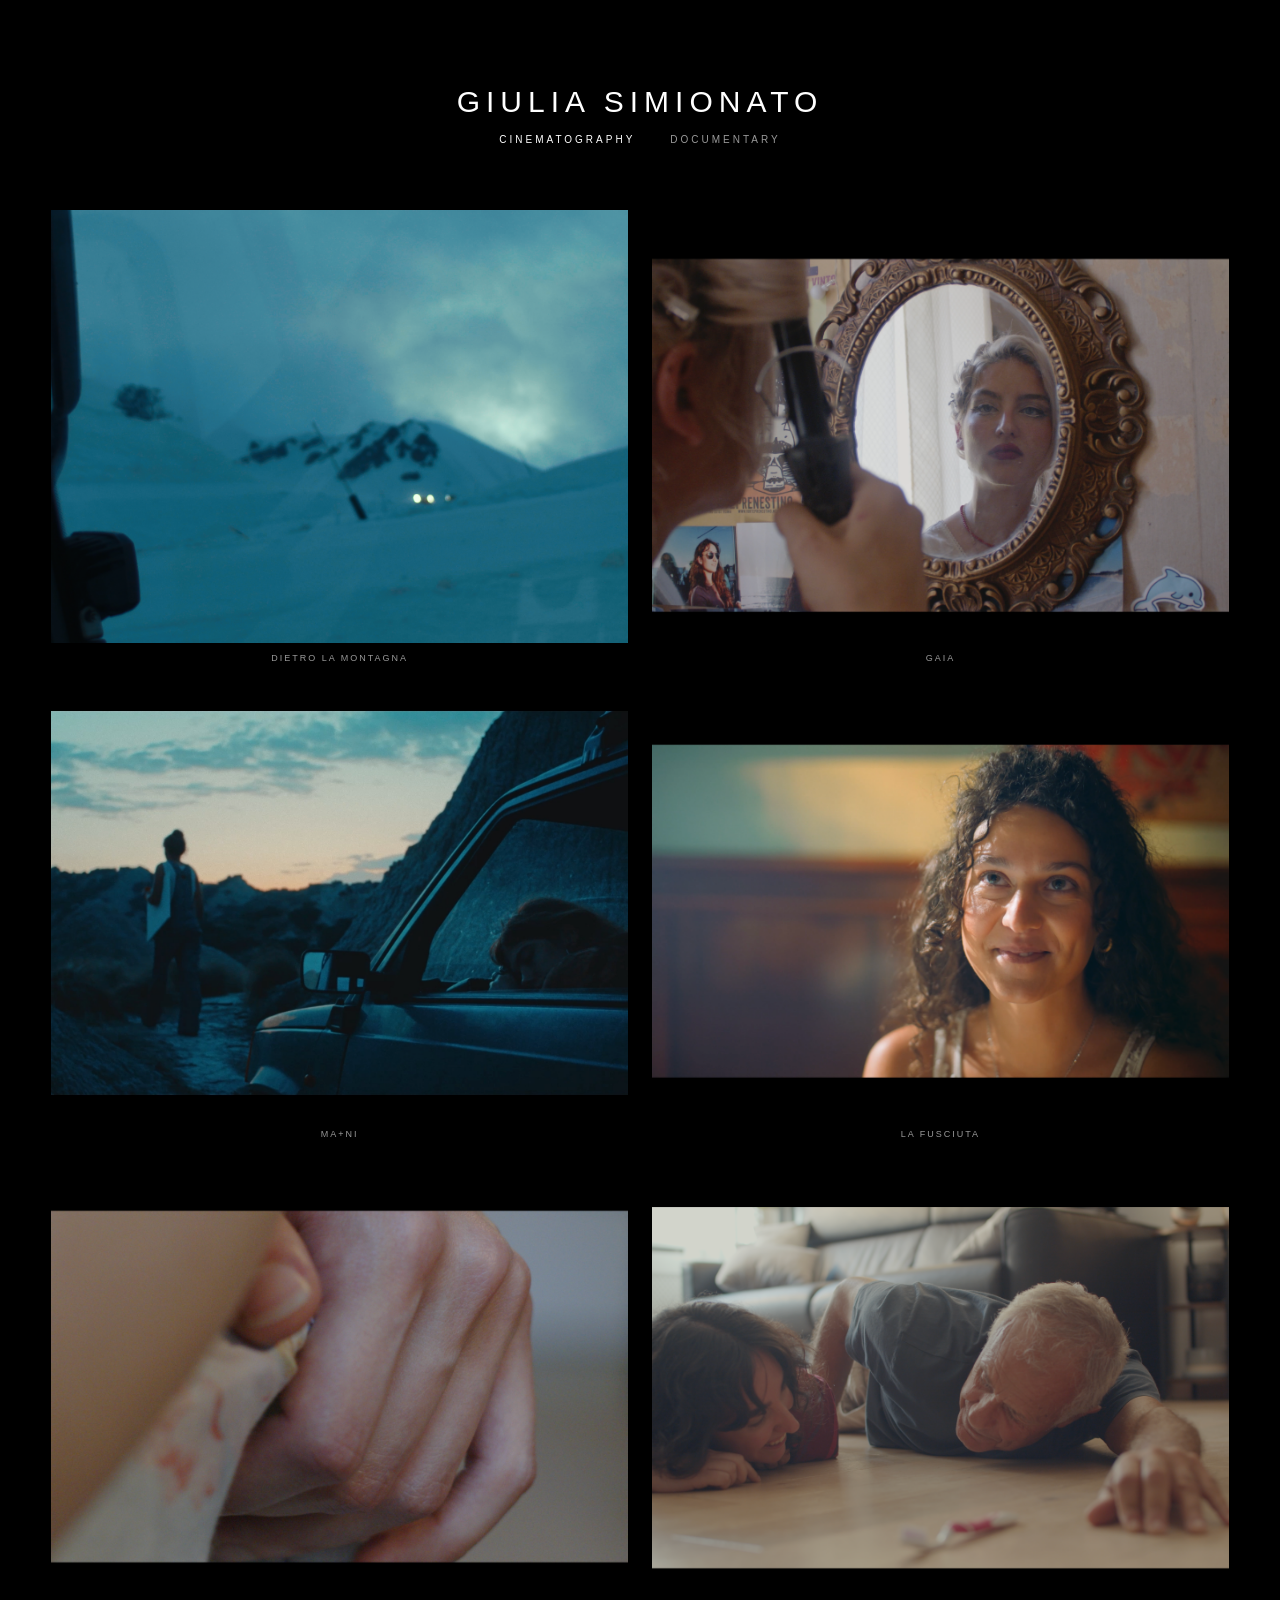
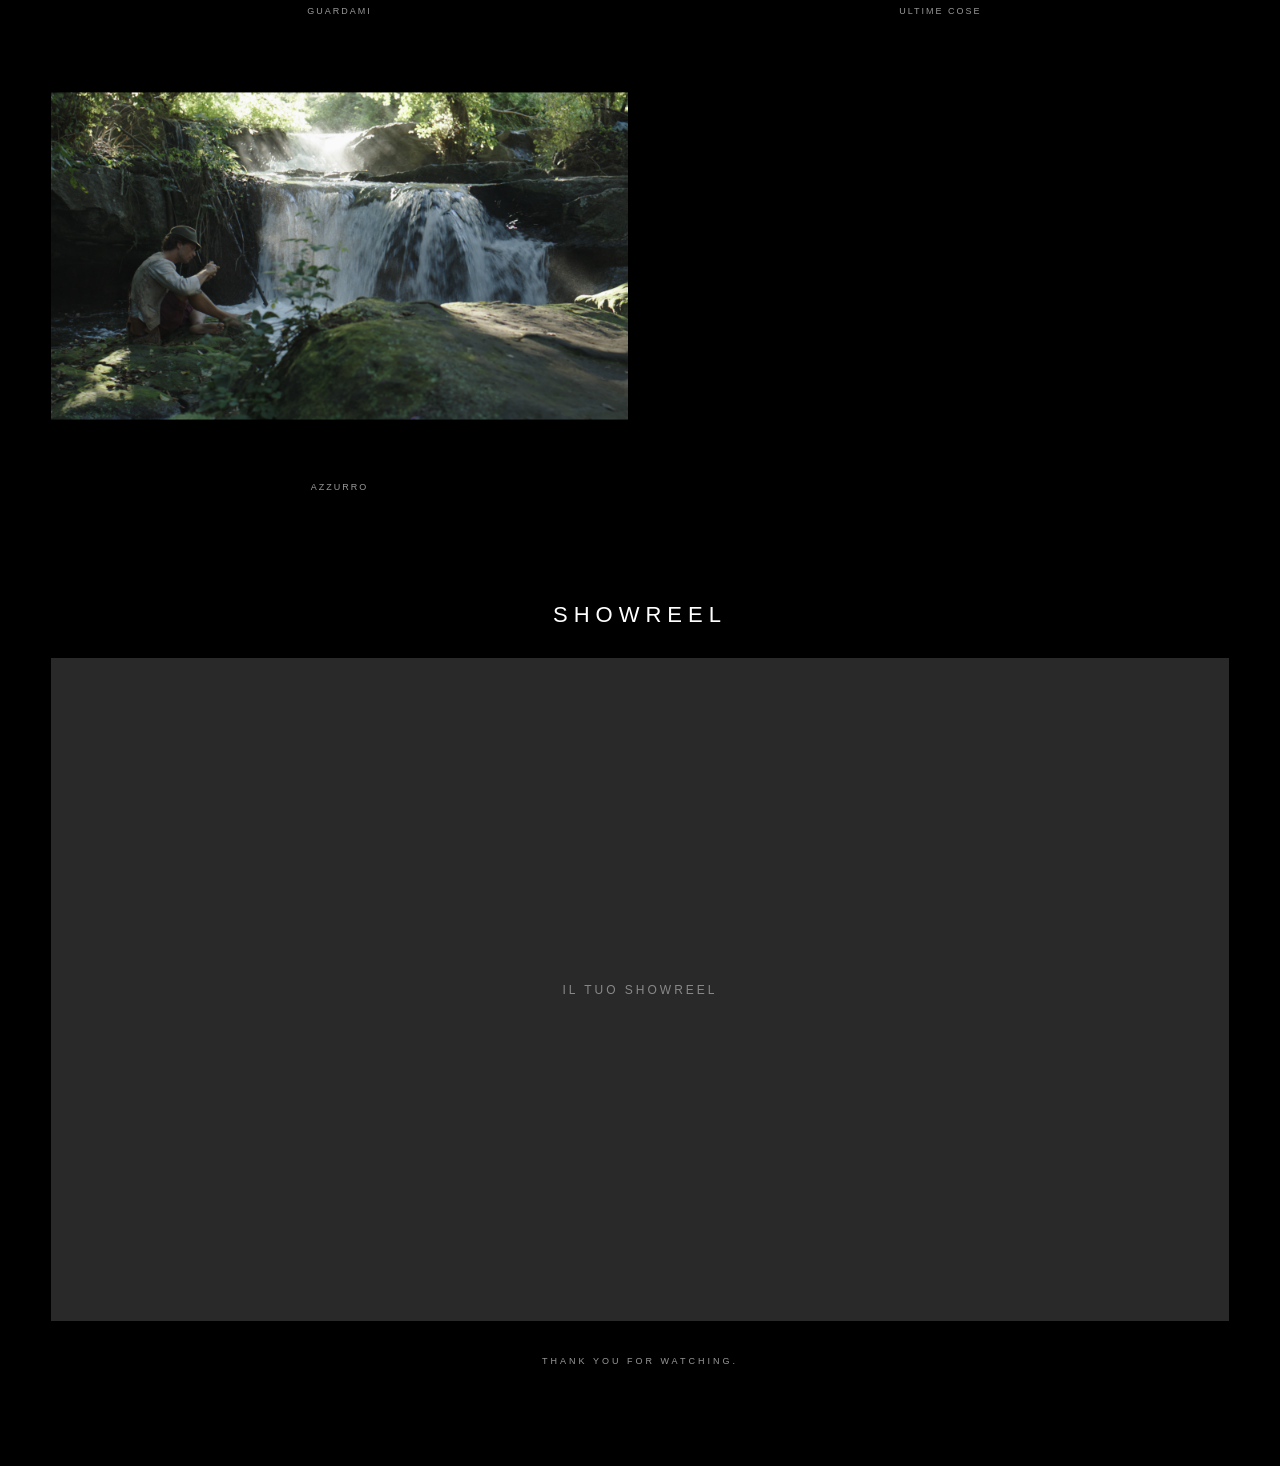
<file: index.html>
<!DOCTYPE html>
<html lang="it">

<head>
    <meta charset="UTF-8">
    <meta name="viewport" content="width=device-width, initial-scale=1.0">
    <title>Giulia Simionato | Cinematography</title>
    <link rel="stylesheet" href="style.css">
</head>

<body>

    <header>
        <h1>GIULIA SIMIONATO</h1>

        <nav class="menu">
            <span class="active">CINEMATOGRAPHY</span>
            <a href="documentary.html">DOCUMENTARY</a>
        </nav>
    </header>

    <main>

        <section class="portfolio">

            <!-- DIETRO LA MONTAGNA -->
            <div class="project-card">
                <a href="dietro-la-montagna.html" class="project">
                    <img src="images/film1.jpg" alt="Dietro la montagna">
                </a>
                <h3>DIETRO LA MONTAGNA</h3>
            </div>

            <!-- GAIA -->
            <div class="project-card">
                <a href="gaia.html" class="project">
                    <img src="images/film2.jpg" alt="Gaia">
                </a>
                <h3>GAIA</h3>
            </div>

            <!-- MA+NI -->
            <div class="project-card">
                <a href="ma-ni.html" class="project">
                    <img src="images/film3.jpg" alt="Ma+ni">
                </a>
                <h3>MA+NI</h3>
            </div>

            <!-- LA FUSCIUTA -->
            <div class="project-card">
                <a href="la-fusciuta.html" class="project">
                    <img src="images/film4.jpg" alt="La Fusciuta">
                </a>
                <h3>LA FUSCIUTA</h3>
            </div>

            <!-- GUARDAMI -->
            <div class="project-card">
                <a href="guardami.html" class="project">
                    <img src="images/film5.jpg" alt="Guardami">
                </a>
                <h3>GUARDAMI</h3>
            </div>

            <!-- ULTIME COSE -->
            <div class="project-card">
                <a href="ultime-cose.html" class="project">
                    <img src="images/film6.jpg" alt="Ultime cose">
                </a>
                <h3>ULTIME COSE</h3>
            </div>

            <!-- AZZURRO -->
            <div class="project-card">
                <a href="azzurro.html" class="project">
                    <img src="images/film7.jpg" alt="Azzurro">
                </a>
                <h3>AZZURRO</h3>
            </div>

        </section>

        <section class="showreel">
            <h2>SHOWREEL</h2>

            <div class="video-placeholder">
                IL TUO SHOWREEL
            </div>

            <p class="thanks">THANK YOU FOR WATCHING.</p>
        </section>

    </main>

    <script src="script.js"></script>

</body>
</html>
</file>
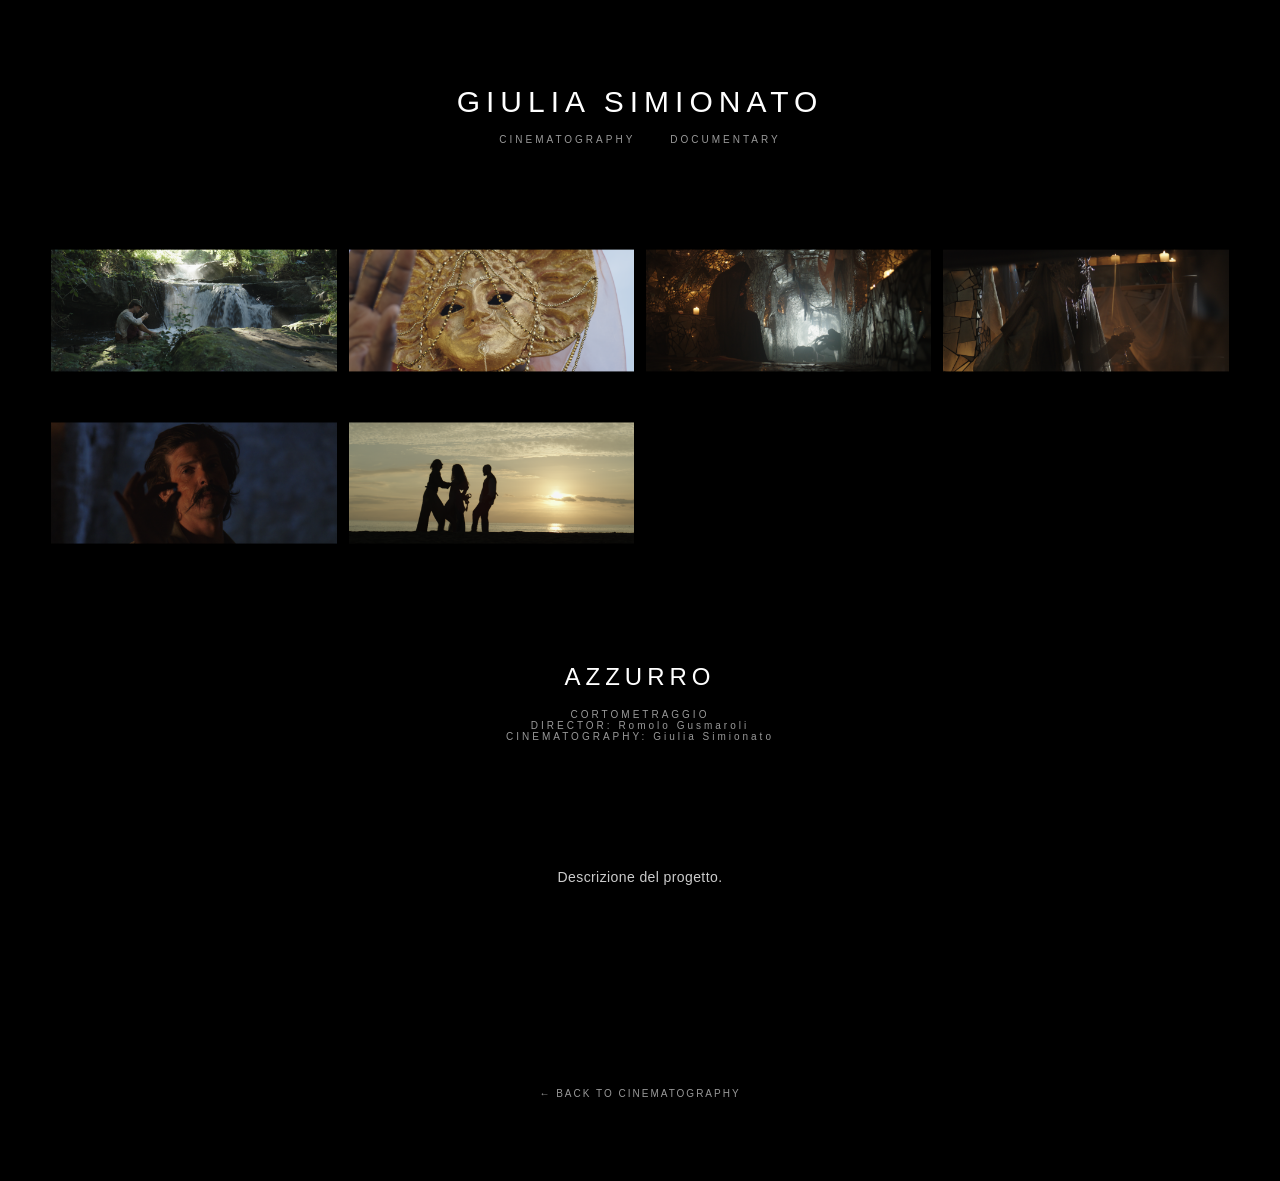
<file: azzurro.html>
<!DOCTYPE html>
<html lang="it">

<head>
    <meta charset="UTF-8">
    <meta name="viewport" content="width=device-width, initial-scale=1.0">
    <title>AZZURRO | Giulia Simionato</title>
    <link rel="stylesheet" href="style.css">
</head>

<body class="project-detail">

    <header>
        <h1>GIULIA SIMIONATO</h1>

        <nav class="menu">
            <a href="index.html">CINEMATOGRAPHY</a>
            <a href="documentary.html">DOCUMENTARY</a>
        </nav>
    </header>

    <main>

        <section class="film-gallery">
            <img src="images/film7.jpg" alt="Azzurro - still 1">
            <img src="images/film7-2.jpg" alt="Azzurro - still 2">
            <img src="images/film7-3.jpg" alt="Azzurro - still 3">
            <img src="images/film7-4.jpg" alt="Azzurro - still 4">
            <img src="images/film7-5.jpg" alt="Azzurro - still 5">
            <img src="images/film7-6.jpg" alt="Azzurro - still 6">
        </section>

        <section class="project-intro">
            <h2>AZZURRO</h2>
            <p>CORTOMETRAGGIO</p>
             <p>DIRECTOR: Romolo Gusmaroli</p>
            <p>CINEMATOGRAPHY: Giulia Simionato</p>
        </section>

        <section class="project-description">
            <p>
                Descrizione del progetto.
            </p>
        </section>

        <footer class="project-footer">
            <a href="index.html">← BACK TO CINEMATOGRAPHY</a>
        </footer>

    </main>

</body>
</html>
</file>
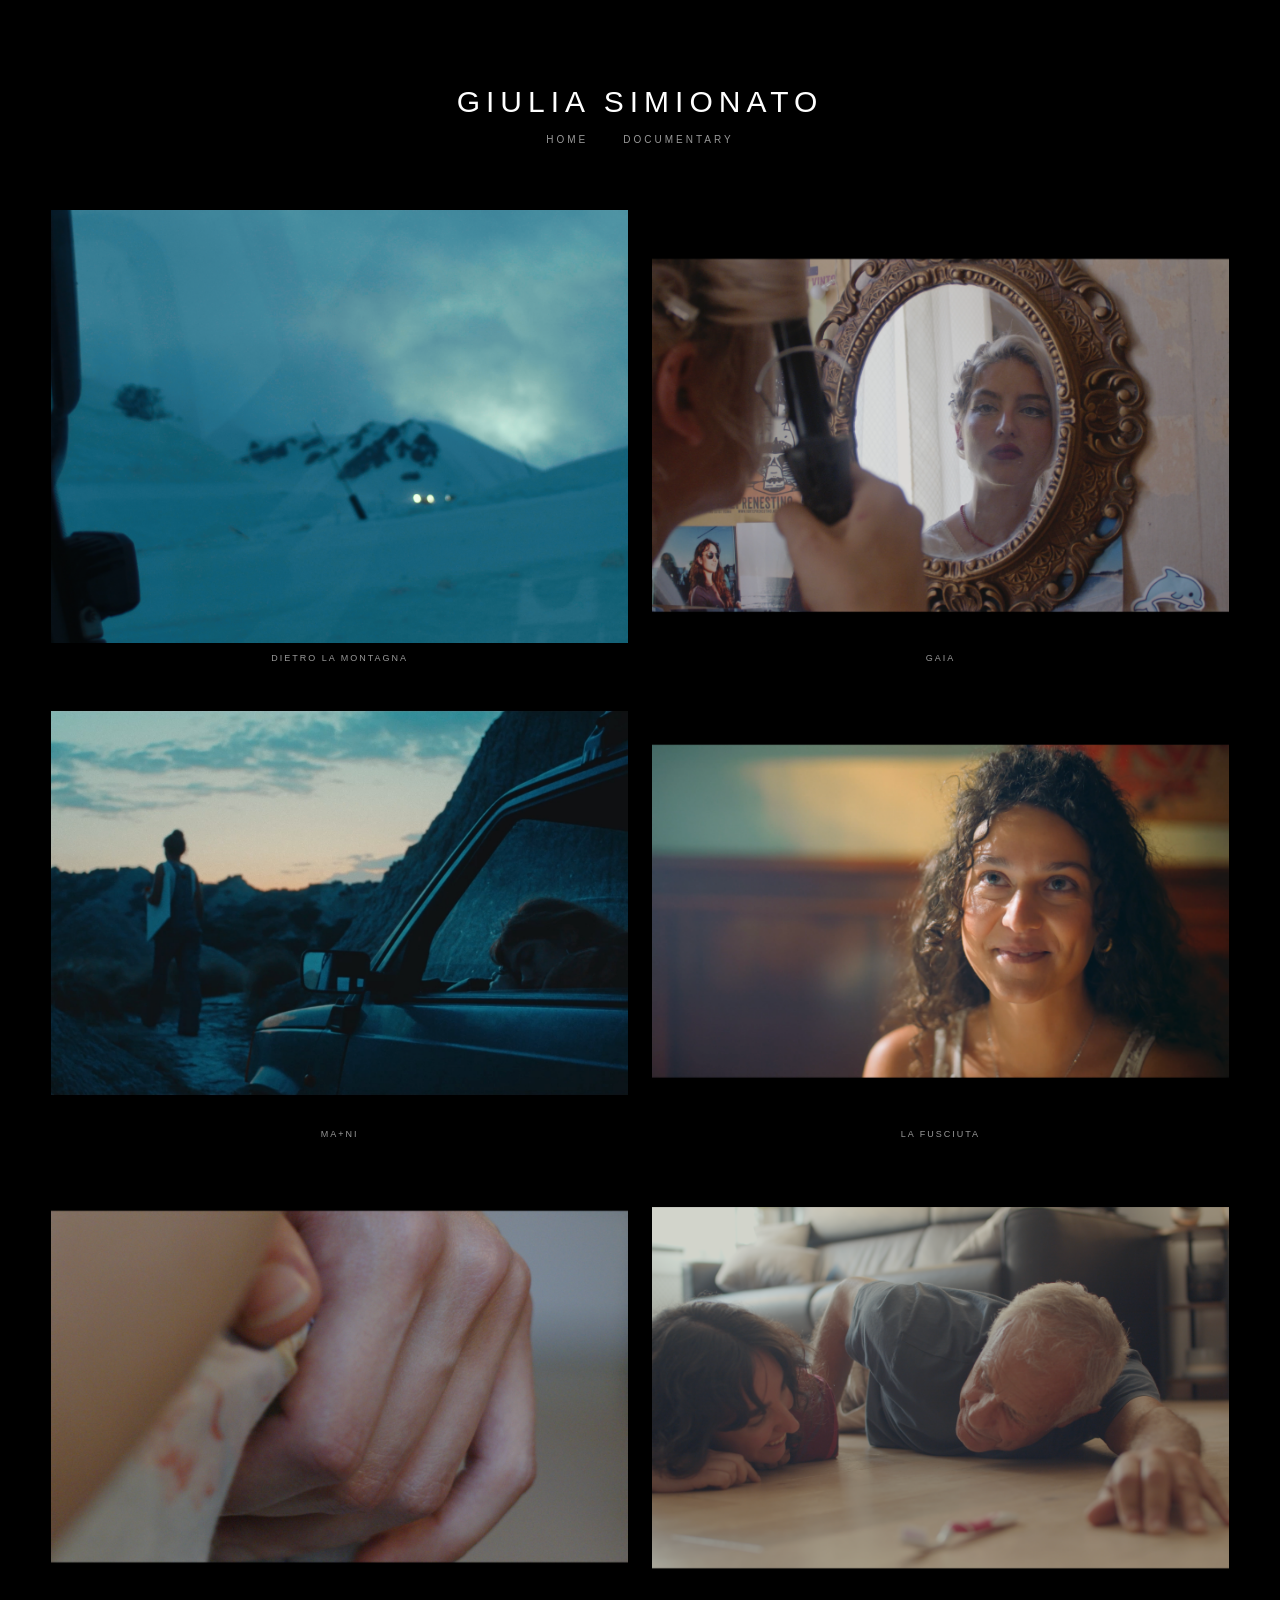
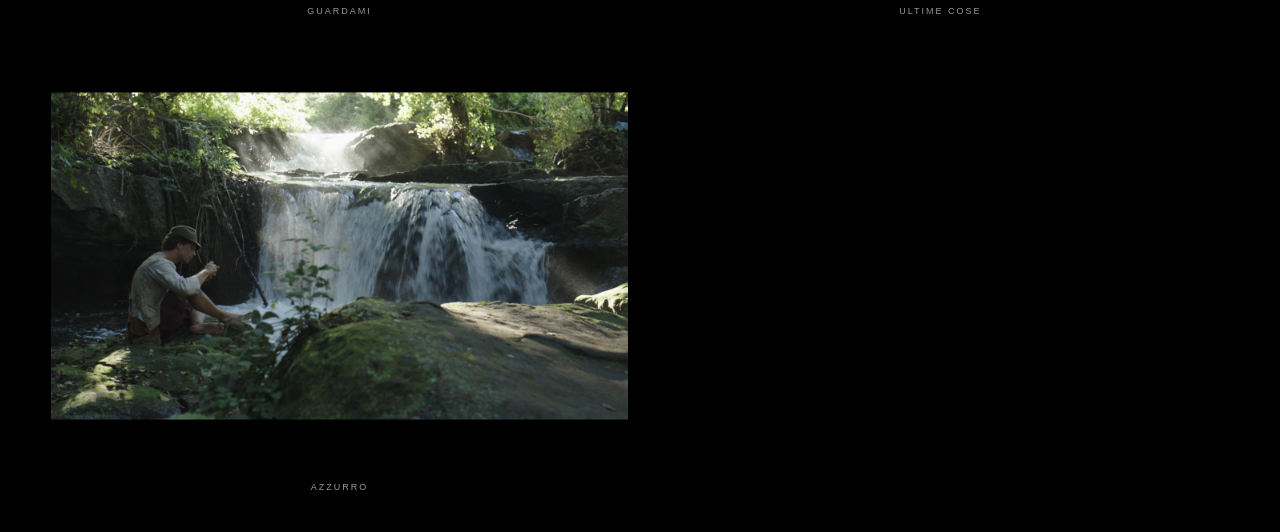
<file: cinematography.html>
<!DOCTYPE html>
<html lang="it">

<head>
    <meta charset="UTF-8">
    <meta name="viewport" content="width=device-width, initial-scale=1.0">
    <title>Cinematography | Giulia Simionato</title>
    <link rel="stylesheet" href="style.css">
</head>

<body>

    <header>
        <h1>GIULIA SIMIONATO</h1>

        <nav class="menu">
            <a href="index.html">HOME</a>
            <a href="documentary.html">DOCUMENTARY</a>
        </nav>
    </header>

    <main>

        <section class="portfolio">

            <div class="project-card">
                <a href="#" class="project">
                    <img src="images/film1.jpg" alt="Dietro la montagna">
                </a>
                <h3>DIETRO LA MONTAGNA</h3>
            </div>

            <div class="project-card">
                <a href="#" class="project">
                    <img src="images/film2.jpg" alt="Gaia">
                </a>
                <h3>GAIA</h3>
            </div>

            <div class="project-card">
                <a href="#" class="project">
                    <img src="images/film3.jpg" alt="Ma+ni">
                </a>
                <h3>MA+NI</h3>
            </div>

            <div class="project-card">
                <a href="#" class="project">
                    <img src="images/film4.jpg" alt="La fusciuta">
                </a>
                <h3>LA FUSCIUTA</h3>
            </div>

            <div class="project-card">
                <a href="#" class="project">
                    <img src="images/film5.jpg" alt="Guardami">
                </a>
                <h3>GUARDAMI</h3>
            </div>

            <div class="project-card">
                <a href="#" class="project">
                    <img src="images/film6.jpg" alt="Ultime cose">
                </a>
                <h3>ULTIME COSE</h3>
            </div>

            <div class="project-card">
                <a href="#" class="project">
                    <img src="images/film7.jpg" alt="Azzurro">
                </a>
                <h3>AZZURRO</h3>
            </div>

        </section>

    </main>

    <script src="script.js"></script>

</body>
</html>
</file>
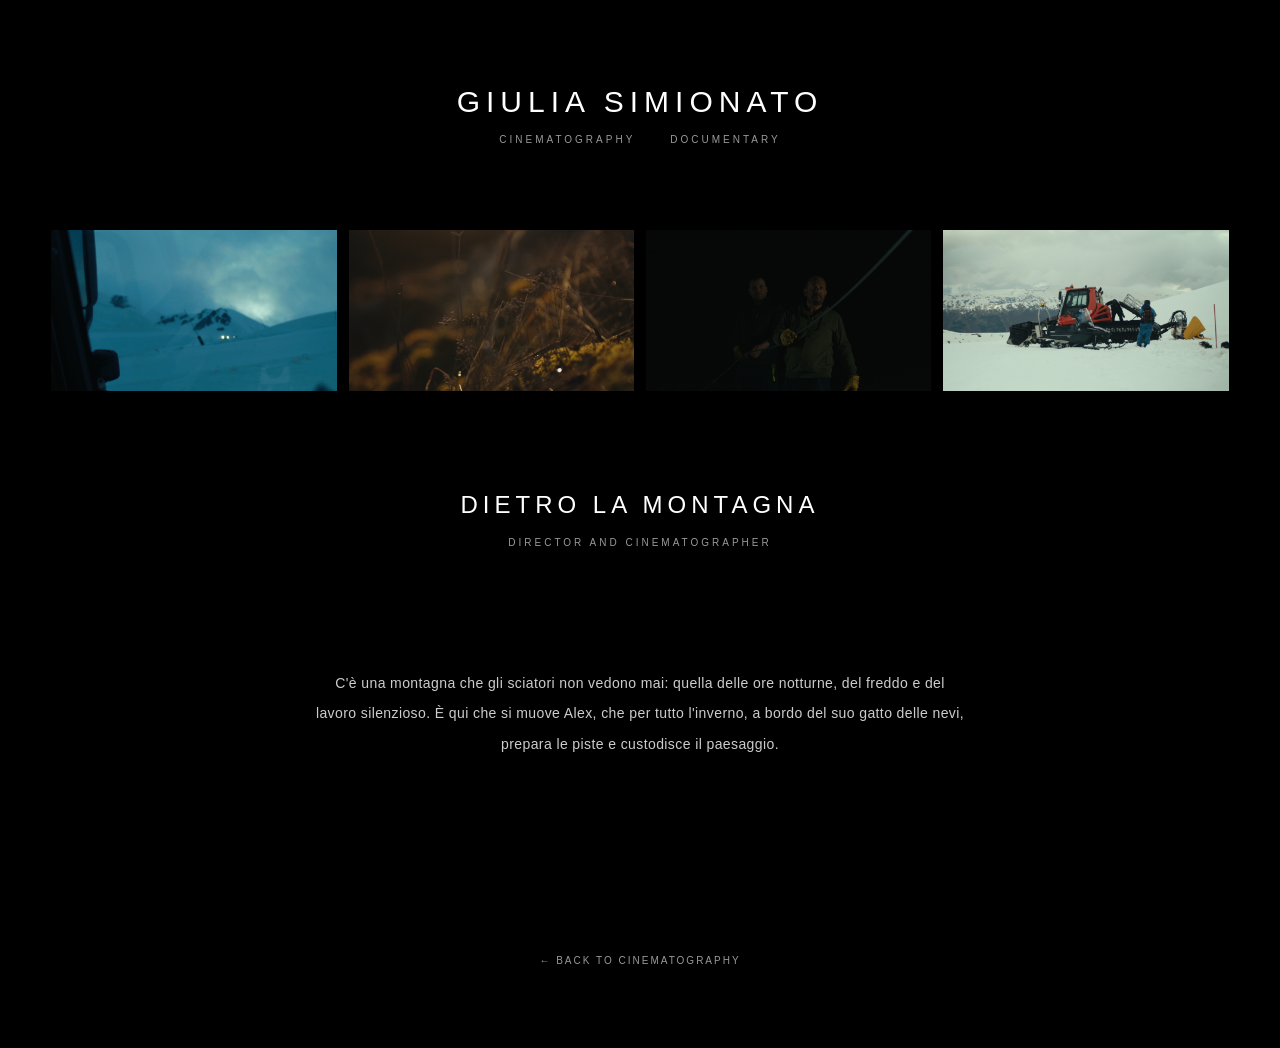
<file: dietro-la-montagna.html>
<!DOCTYPE html>
<html lang="it">

<head>
    <meta charset="UTF-8">
    <meta name="viewport" content="width=device-width, initial-scale=1.0">
    <title>Dietro la montagna | Giulia Simionato</title>
    <link rel="stylesheet" href="style.css">
</head>

<body class="project-detail">

    <header>
        <h1>GIULIA SIMIONATO</h1>

        <nav class="menu">
            <a href="index.html">CINEMATOGRAPHY</a>
            <a href="documentary.html">DOCUMENTARY</a>
        </nav>
    </header>

    <main>

        <!-- FOTOGRAFIE -->

        <section class="film-gallery">

            <img src="images/film1.jpg" alt="Dietro la montagna - still 1">

            <img src="images/film1-2.jpg" alt="Dietro la montagna - still 2">

            <img src="images/film1-3.jpg" alt="Dietro la montagna - still 3">

            <img src="images/film1-4.jpg" alt="Dietro la montagna - still 4">

        </section>

        <!-- TITOLO E RUOLO -->

        <section class="project-intro">

            <h2>DIETRO LA MONTAGNA</h2>

            <p>DIRECTOR AND CINEMATOGRAPHER</p>

        </section>

        <!-- DESCRIZIONE -->

        <section class="project-description">

            <p>
                C'è una montagna che gli sciatori non vedono mai:
                quella delle ore notturne, del freddo e del lavoro silenzioso.
                È qui che si muove Alex, che per tutto l'inverno, a bordo
                del suo gatto delle nevi, prepara le piste e custodisce
                il paesaggio.
            </p>

        </section>

        <footer class="project-footer">
            <a href="index.html">← BACK TO CINEMATOGRAPHY</a>
        </footer>

    </main>

</body>
</html>
</file>
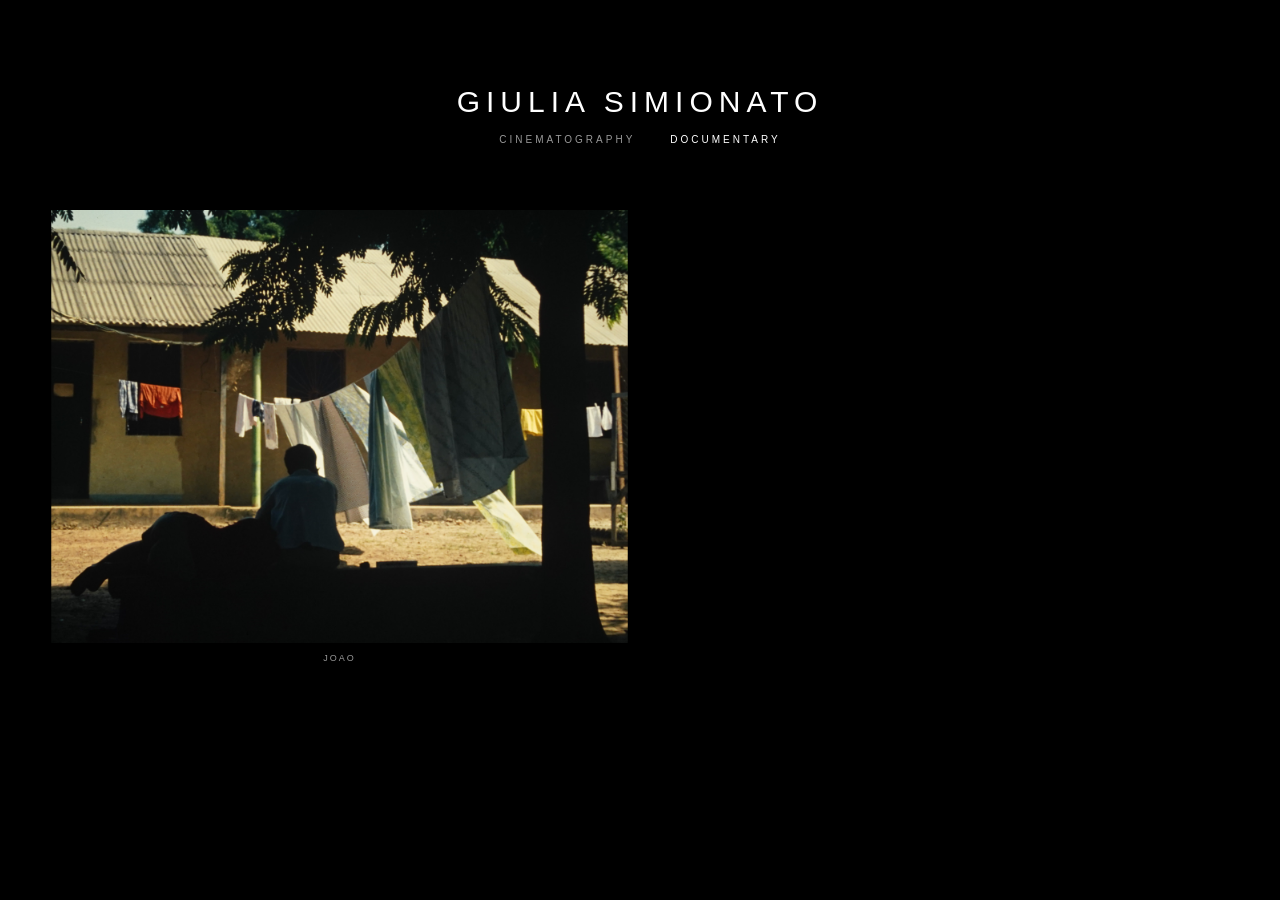
<file: documentary.html>
<!DOCTYPE html>
<html lang="it">

<head>
    <meta charset="UTF-8">
    <meta name="viewport" content="width=device-width, initial-scale=1.0">
    <title>Giulia Simionato | Documentary</title>
    <link rel="stylesheet" href="style.css">
</head>

<body>

    <header>
        <h1>GIULIA SIMIONATO</h1>

        <nav class="menu">
            <a href="index.html">CINEMATOGRAPHY</a>
            <span class="active">DOCUMENTARY</span>
        </nav>
    </header>

    <main>

        <section class="portfolio">

            <div class="project-card">

                <a href="#" class="project">
                    <img src="images/doc1.jpg" alt="Documentary">
                </a>

                <h3>JOAO</h3>

            </div>

        </section>

    </main>

    <script src="documentary.js"></script>

</body>
</html>
</file>
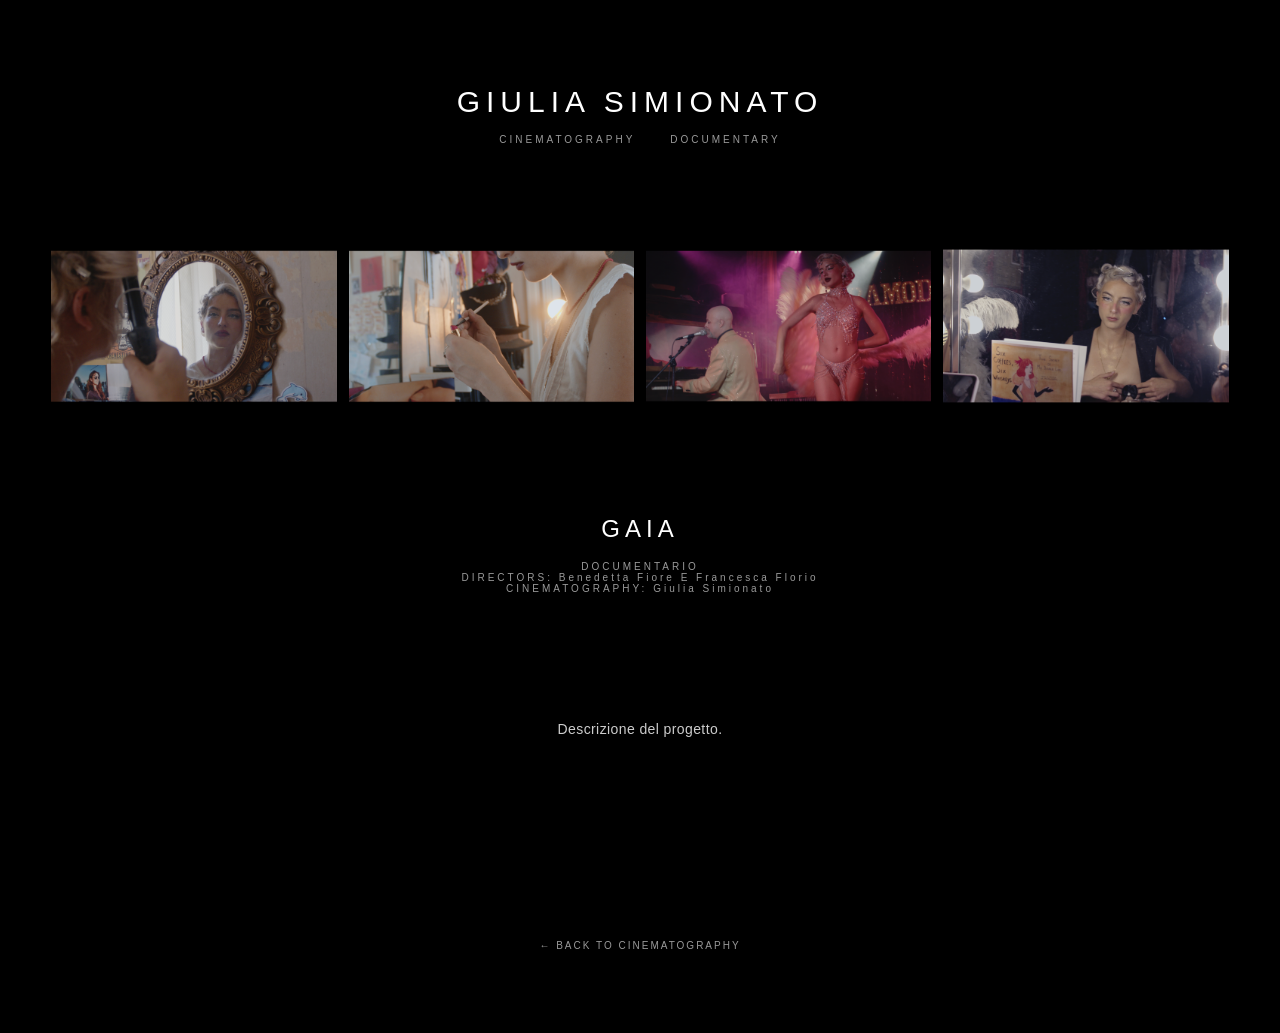
<file: gaia.html>
<!DOCTYPE html>
<html lang="it">

<head>
    <meta charset="UTF-8">
    <meta name="viewport" content="width=device-width, initial-scale=1.0">
    <title>GAIA | Giulia Simionato</title>
    <link rel="stylesheet" href="style.css">
</head>

<body class="project-detail">

    <header>
        <h1>GIULIA SIMIONATO</h1>

        <nav class="menu">
            <a href="index.html">CINEMATOGRAPHY</a>
            <a href="documentary.html">DOCUMENTARY</a>
        </nav>
    </header>

    <main>

        <section class="film-gallery">
            <img src="images/film2.jpg" alt="Gaia - still 1">
            <img src="images/film2-2.jpg" alt="Gaia - still 2">
            <img src="images/film2-3.jpg" alt="Gaia - still 3">
            <img src="images/film2-4.jpg" alt="Gaia - still 4">
        </section>

        <section class="project-intro">
            <h2>GAIA</h2>
            <p>DOCUMENTARIO</p>
            <p>DIRECTORS: Benedetta Fiore E Francesca Florio</p>
            <p>CINEMATOGRAPHY: Giulia Simionato</p>
        </section>

        <section class="project-description">
            <p>
                Descrizione del progetto.
            </p>
        </section>

        <footer class="project-footer">
            <a href="index.html">← BACK TO CINEMATOGRAPHY</a>
        </footer>

    </main>

</body>
</html>
</file>
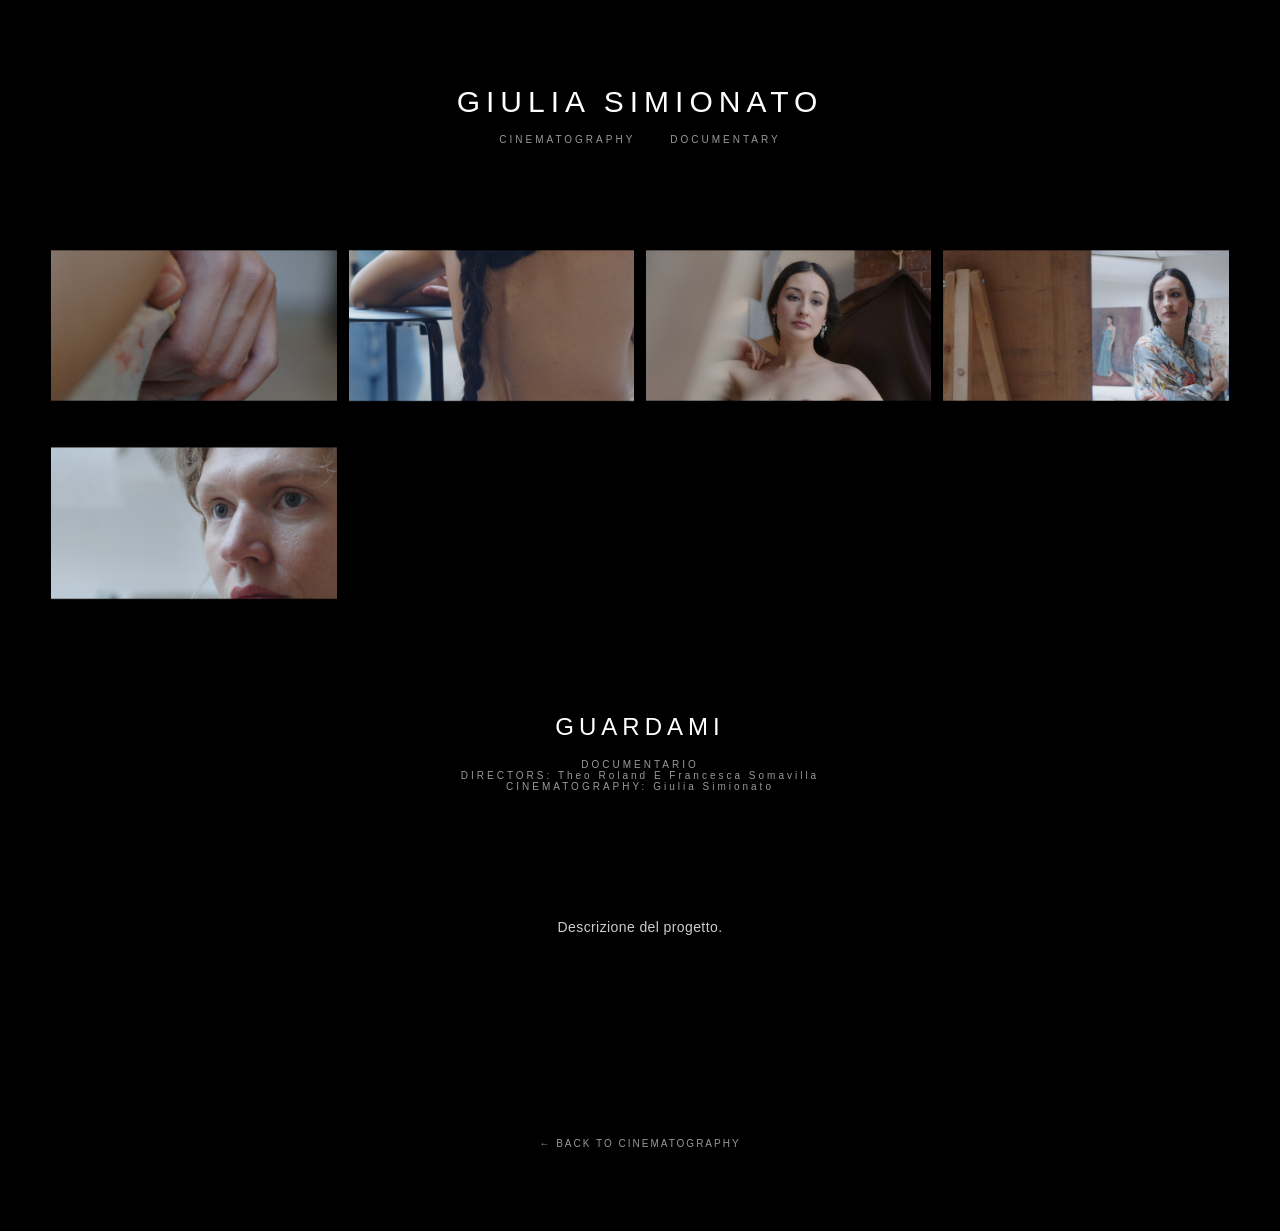
<file: guardami.html>
<!DOCTYPE html>
<html lang="it">

<head>
    <meta charset="UTF-8">
    <meta name="viewport" content="width=device-width, initial-scale=1.0">
    <title>GUARDAMI | Giulia Simionato</title>
    <link rel="stylesheet" href="style.css">
</head>

<body class="project-detail">

    <header>
        <h1>GIULIA SIMIONATO</h1>

        <nav class="menu">
            <a href="index.html">CINEMATOGRAPHY</a>
            <a href="documentary.html">DOCUMENTARY</a>
        </nav>
    </header>

    <main>

        <section class="film-gallery">
            <img src="images/film5.jpg" alt="Guardami - still 1">
            <img src="images/film5-2.jpg" alt="Guardami - still 2">
            <img src="images/film5-3.jpg" alt="Guardami - still 3">
            <img src="images/film5-4.jpg" alt="Guardami - still 4">
            <img src="images/film5-5.jpg" alt="Guardami - still 5">
        </section>

        <section class="project-intro">
            <h2>GUARDAMI</h2>
            <p>DOCUMENTARIO</p>
            <p>DIRECTORS: Theo Roland E Francesca Somavilla</p>
            <p>CINEMATOGRAPHY: Giulia Simionato</p>
        </section>

        <section class="project-description">
            <p>
                Descrizione del progetto.
            </p>
        </section>

        <footer class="project-footer">
            <a href="index.html">← BACK TO CINEMATOGRAPHY</a>
        </footer>

    </main>

</body>
</html>
</file>
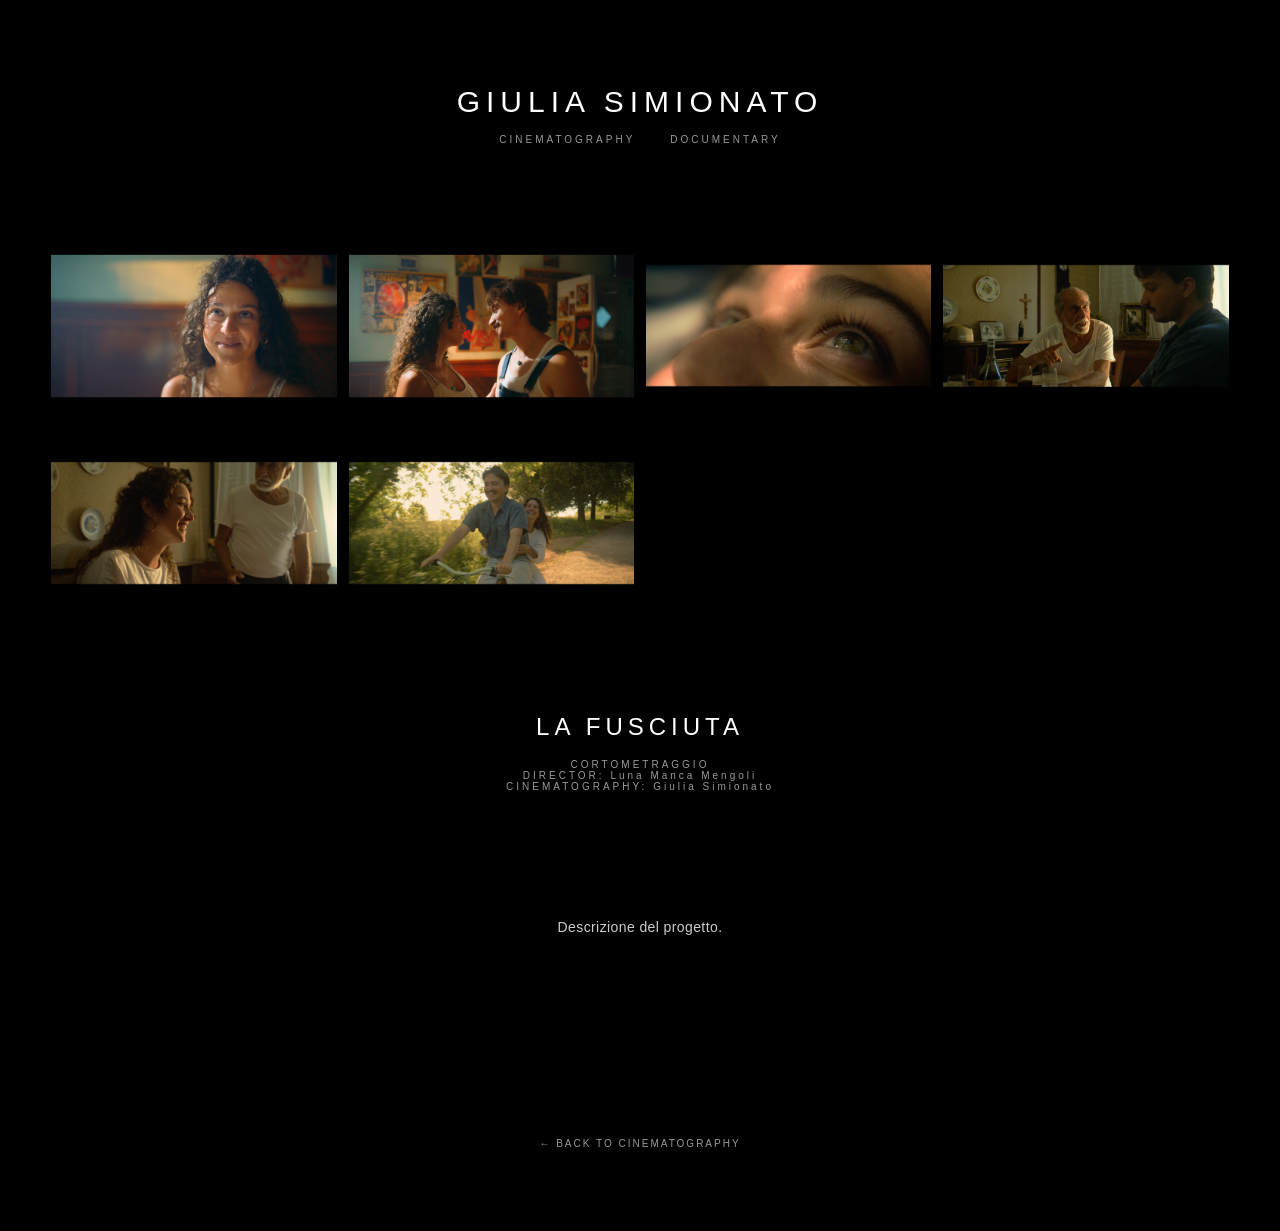
<file: la-fusciuta.html>
<!DOCTYPE html>
<html lang="it">

<head>
    <meta charset="UTF-8">
    <meta name="viewport" content="width=device-width, initial-scale=1.0">
    <title>La Fusciuta | Giulia Simionato</title>
    <link rel="stylesheet" href="style.css">
</head>

<body class="project-detail">

    <header>
        <h1>GIULIA SIMIONATO</h1>

        <nav class="menu">
            <a href="index.html">CINEMATOGRAPHY</a>
            <a href="documentary.html">DOCUMENTARY</a>
        </nav>
    </header>

    <main>

        <!-- GALLERIA -->

        <section class="film-gallery">
            <img src="images/film4.jpg" alt="La Fusciuta - still 1">
            <img src="images/film4-2.jpg" alt="La Fusciuta - still 2">
            <img src="images/film4-3.jpg" alt="La Fusciuta - still 3">
            <img src="images/film4-4.jpg" alt="La Fusciuta - still 4">
            <img src="images/film4-5.jpg" alt="La Fusciuta - still 5">
            <img src="images/film4-6.jpg" alt="La Fusciuta - still 6">
        </section>

        <!-- INFORMAZIONI -->

        <section class="project-intro">
            <h2>LA FUSCIUTA</h2>
            <p>CORTOMETRAGGIO</p>
            <p>DIRECTOR: Luna Manca Mengoli</p>
            <p>CINEMATOGRAPHY: Giulia Simionato</p>
        </section>

        <!-- DESCRIZIONE -->

        <section class="project-description">
            <p>
                Descrizione del progetto.
            </p>
        </section>

        <!-- BACK TO PORTFOLIO -->

        <footer class="project-footer">
            <a href="index.html">← BACK TO CINEMATOGRAPHY</a>
        </footer>

    </main>

</body>
</html>
</file>
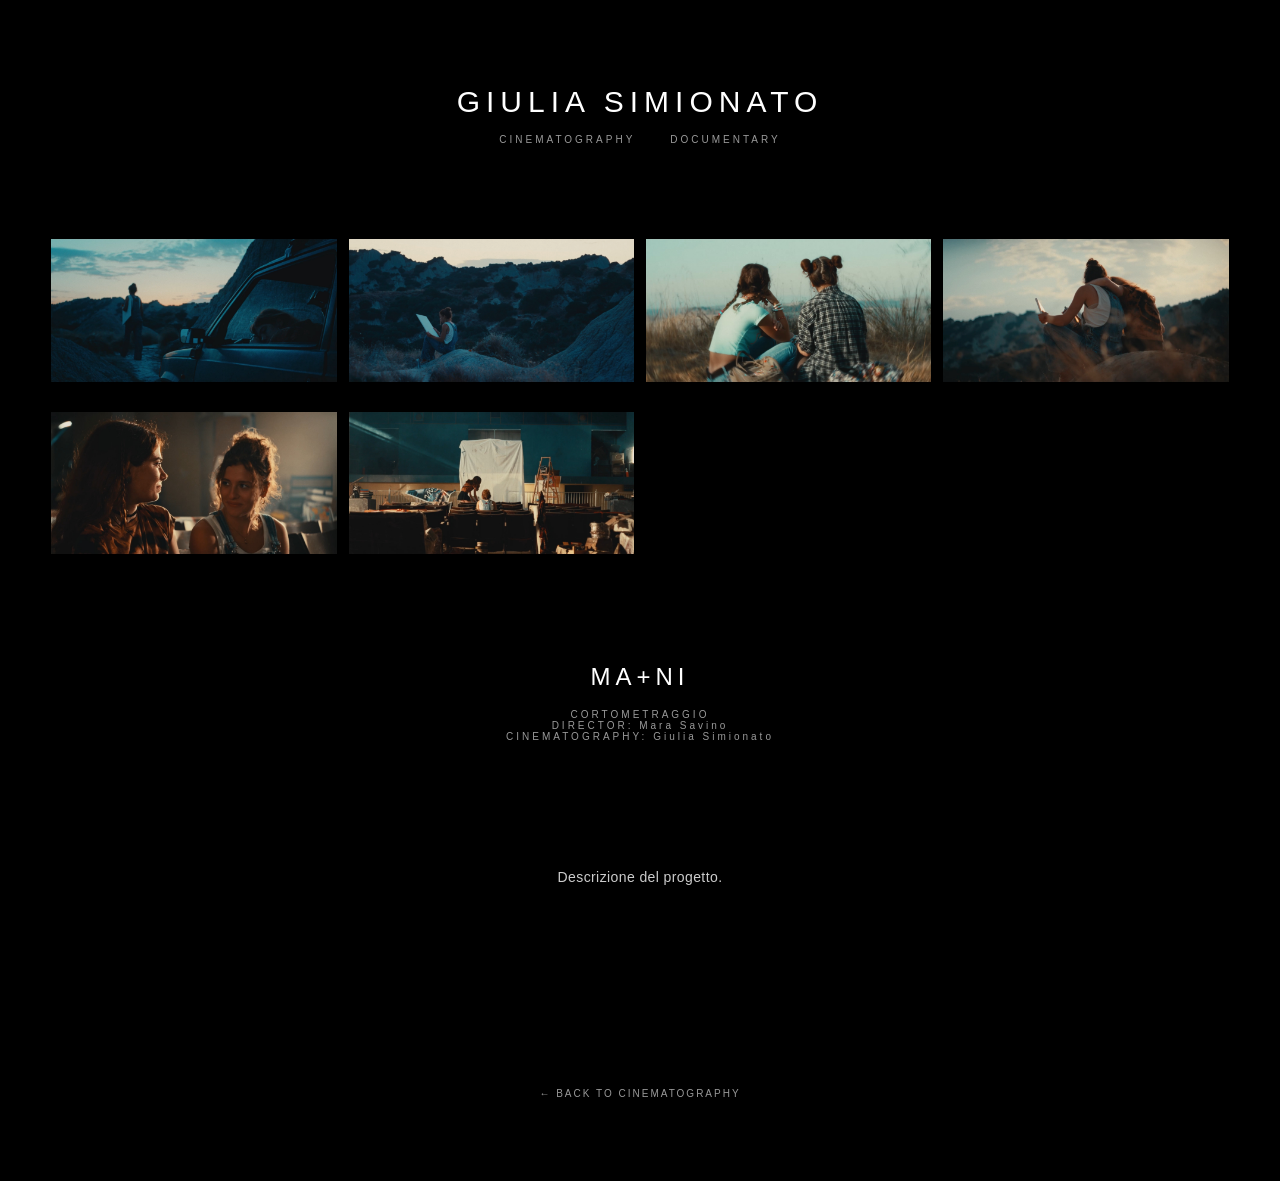
<file: ma-ni.html>
<!DOCTYPE html>
<html lang="it">

<head>
    <meta charset="UTF-8">
    <meta name="viewport" content="width=device-width, initial-scale=1.0">
    <title>MA+NI | Giulia Simionato</title>
    <link rel="stylesheet" href="style.css">
</head>

<body class="project-detail">

    <header>
        <h1>GIULIA SIMIONATO</h1>

        <nav class="menu">
            <a href="index.html">CINEMATOGRAPHY</a>
            <a href="documentary.html">DOCUMENTARY</a>
        </nav>
    </header>

    <main>

        <section class="film-gallery">
            <img src="images/film3.jpg" alt="MA+NI - still 1">
            <img src="images/film3-2.jpg" alt="MA+NI - still 2">
            <img src="images/film3-3.jpg" alt="MA+NI - still 3">
            <img src="images/film3-4.jpg" alt="MA+NI - still 4">
            <img src="images/film3-5.jpg" alt="MA+NI - still 5">
            <img src="images/film3-6.jpg" alt="MA+NI - still 6">
        </section>

        <section class="project-intro">
            <h2>MA+NI</h2>
             <p>CORTOMETRAGGIO</p>
            <p>DIRECTOR: Mara Savino</p>
            <p>CINEMATOGRAPHY: Giulia Simionato</p>
         
        </section>

        <section class="project-description">
            <p>Descrizione del progetto.</p>
        </section>

        <footer class="project-footer">
            <a href="index.html">← BACK TO CINEMATOGRAPHY</a>
        </footer>

    </main>

</body>
</html>
</file>
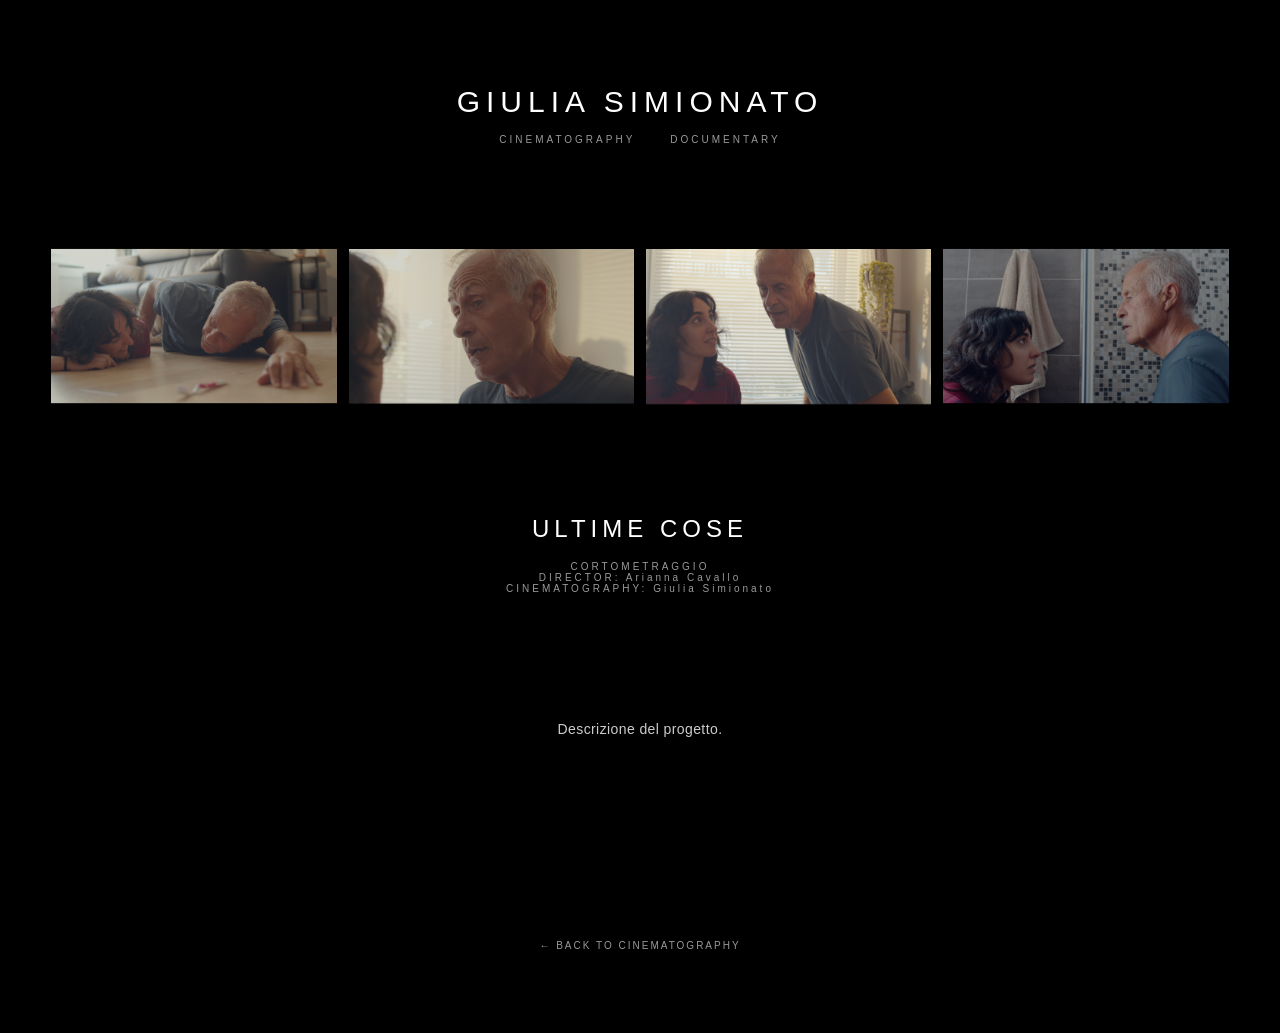
<file: ultime-cose.html>
<!DOCTYPE html>
<html lang="it">

<head>
    <meta charset="UTF-8">
    <meta name="viewport" content="width=device-width, initial-scale=1.0">
    <title>Ultime Cose | Giulia Simionato</title>
    <link rel="stylesheet" href="style.css">
</head>

<body class="project-detail">

    <header>
        <h1>GIULIA SIMIONATO</h1>

        <nav class="menu">
            <a href="index.html">CINEMATOGRAPHY</a>
            <a href="documentary.html">DOCUMENTARY</a>
        </nav>
    </header>

    <main>

        <!-- GALLERIA -->

        <section class="film-gallery">
            <img src="images/film6.jpg" alt="Ultime Cose - still 1">
            <img src="images/film6-2.jpg" alt="Ultime Cose - still 2">
            <img src="images/film6-3.jpg" alt="Ultime Cose - still 3">
            <img src="images/film6-4.jpg" alt="Ultime Cose - still 4">
        </section>

        <!-- INFORMAZIONI -->

        <section class="project-intro">
            <h2>ULTIME COSE</h2>
            <p>CORTOMETRAGGIO</p>
            <p>DIRECTOR: Arianna Cavallo</p>
            <p>CINEMATOGRAPHY: Giulia Simionato</p>
        </section>

        <!-- DESCRIZIONE -->

        <section class="project-description">
            <p>
                Descrizione del progetto.
            </p>
        </section>

        <!-- RITORNO AL PORTFOLIO -->

        <footer class="project-footer">
            <a href="index.html">← BACK TO CINEMATOGRAPHY</a>
        </footer>

    </main>

</body>
</html>
</file>
<file: style.css>
/* IMPOSTAZIONI GENERALI */

* {
    margin: 0;
    padding: 0;
    box-sizing: border-box;
}

body {
    background: #000000;
    color: #ffffff;
    font-family: Arial, sans-serif;
    padding: 40px 4%;
}

/* NOME AL CENTRO */

header {
    text-align: center;
    padding: 45px 0 65px;
}

header h1 {
    font-size: 30px;
    font-weight: 400;
    letter-spacing: 6px;
    margin-bottom: 15px;
}

/* MENU */

.menu {
    display: flex;
    justify-content: center;
    gap: 35px;
}

.menu a,
.menu .active {
    color: #999999;
    text-decoration: none;
    font-size: 10px;
    letter-spacing: 3px;
    font-weight: 400;
    transition: color 0.3s ease;
}

.menu a:visited {
    color: #999999;
}

.menu a:hover,
.menu a:active {
    color: #ffffff;
}

.menu .active {
    color: #ffffff;
}

/* GRIGLIA DEI PROGETTI */

.portfolio {
    width: 100%;
    max-width: 1600px;
    margin: 0 auto;
    display: grid;
    grid-template-columns: repeat(2, minmax(0, 1fr));
    gap: 24px;
}

.project-card {
    min-width: 0;
    text-align: center;
}

/* IMMAGINI DEL PORTFOLIO */

.project {
    display: block;
    width: 100%;
    aspect-ratio: 4 / 3;
    overflow: hidden;
    border-radius: 0;
}

.project img {
    display: block;
    width: 100%;
    height: 100%;
    object-fit: cover;
    transition: transform 0.5s ease;
}

/* EFFETTO MOUSE */

.project:hover img {
    transform: scale(1.04);
}

/* TITOLI DEI PROGETTI */

.project-card h3 {
    color: #999999;
    font-size: 9px;
    font-weight: 400;
    letter-spacing: 2px;
    margin-top: 10px;
    text-align: center;
}

/* SHOWREEL */

.showreel {
    max-width: 1600px;
    margin: 0 auto;
    padding: 110px 0 60px;
    text-align: center;
}

.showreel h2 {
    font-size: 22px;
    font-weight: 400;
    letter-spacing: 6px;
    margin-bottom: 30px;
}

.video-placeholder {
    width: 100%;
    aspect-ratio: 16 / 9;
    background: #292929;
    display: flex;
    align-items: center;
    justify-content: center;
    color: #888888;
    font-size: 12px;
    letter-spacing: 3px;
}

/* RINGRAZIAMENTO */

.thanks {
    color: #999999;
    font-size: 9px;
    letter-spacing: 3px;
    text-align: center;
    margin-top: 35px;
}

/* PAGINA SINGOLO PROGETTO */

/* GALLERIA IMMAGINI */

.project-detail .film-gallery {
    width: 100%;
    display: grid;
    grid-template-columns: repeat(4, minmax(0, 1fr));
    gap: 12px;
    margin: 20px auto 100px;
}

.project-detail .film-gallery img {
    width: 100%;
    height: auto;
    display: block;
    object-fit: cover;
}

/* TITOLO E RUOLO */

.project-detail .project-intro {
    text-align: center;
    margin: 100px 0 120px;
}

.project-detail .project-intro h2 {
    font-size: 24px;
    font-weight: 400;
    letter-spacing: 5px;
    margin-bottom: 18px;
}

.project-detail .project-intro p {
    color: #999999;
    font-size: 10px;
    letter-spacing: 3px;
}

/* DESCRIZIONE */

.project-detail .project-description {
    max-width: 650px;
    margin: 0 auto 150px;
    text-align: center;
}

.project-detail .project-description p {
    color: #cccccc;
    font-size: 14px;
    line-height: 2.2;
    letter-spacing: 0.4px;
}

/* RITORNO AL PORTFOLIO */

.project-detail .project-footer {
    text-align: center;
    padding: 40px 0;
}

.project-detail .project-footer a {
    color: #999999;
    text-decoration: none;
    font-size: 10px;
    letter-spacing: 2px;
}

.project-detail .project-footer a:hover {
    color: #ffffff;
}

/* TABLET */

@media (min-width: 701px) and (max-width: 1000px) {

    body {
        padding: 35px 5%;
    }

    .portfolio {
        grid-template-columns: repeat(2, minmax(0, 1fr));
        gap: 18px;
    }
}

/* TELEFONI */

@media (max-width: 700px) {

    body {
        padding: 25px 4%;
    }

    header {
        padding: 35px 0 45px;
    }

    header h1 {
        font-size: 22px;
        letter-spacing: 4px;
    }

    .menu {
        gap: 20px;
    }

    .menu a,
    .menu .active {
        font-size: 8px;
        letter-spacing: 2px;
    }

    .portfolio {
        grid-template-columns: 1fr;
        gap: 22px;
    }

    .project-card h3 {
        font-size: 9px;
        margin-top: 8px;
    }

    .showreel {
        padding-top: 70px;
    }

    /* GALLERIA PROGETTO SU TELEFONO */

    .project-detail .film-gallery {
        grid-template-columns: repeat(2, minmax(0, 1fr));
        gap: 8px;
        margin-bottom: 70px;
    }

    .project-detail .project-intro {
        margin: 75px 0 90px;
    }

    .project-detail .project-intro h2 {
        font-size: 19px;
        letter-spacing: 3px;
    }

    .project-detail .project-description {
        margin-bottom: 100px;
    }

    .project-detail .project-description p {
        font-size: 13px;
        line-height: 2.2;
    }
}
</file>
